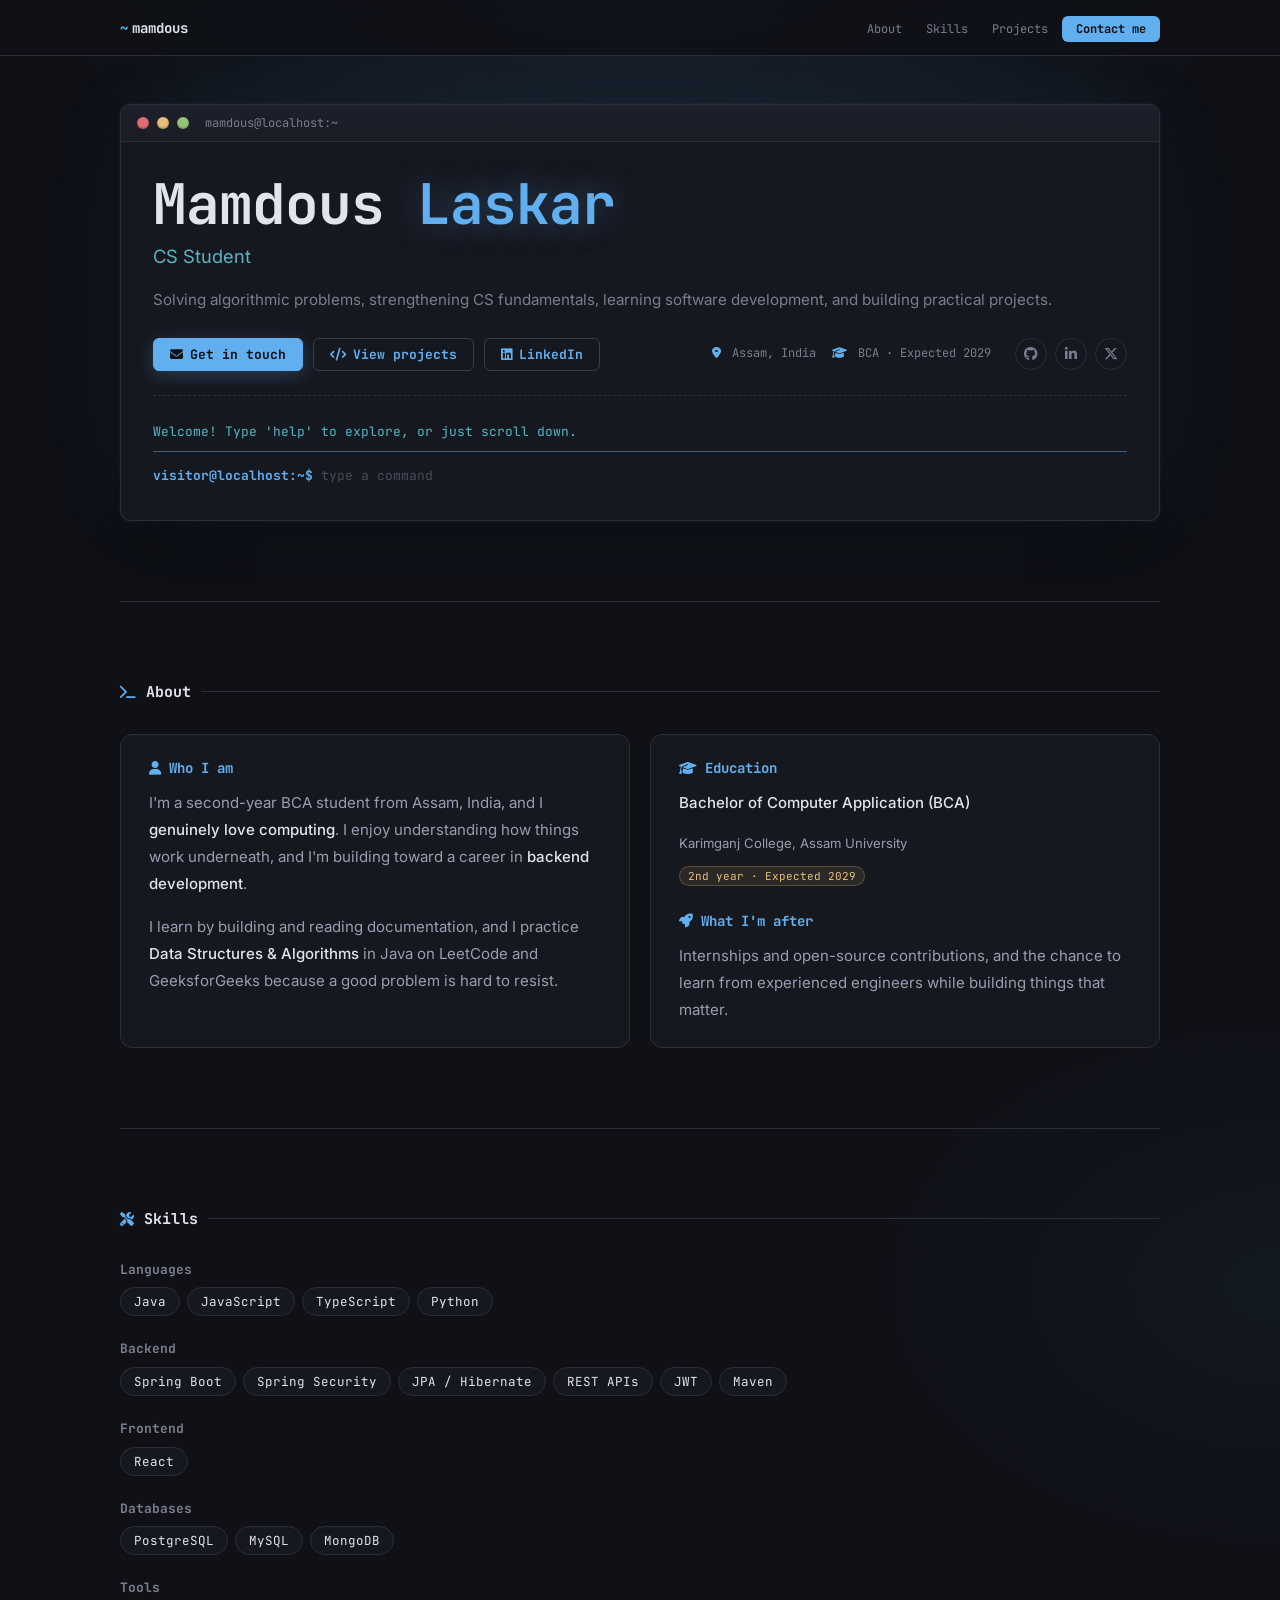
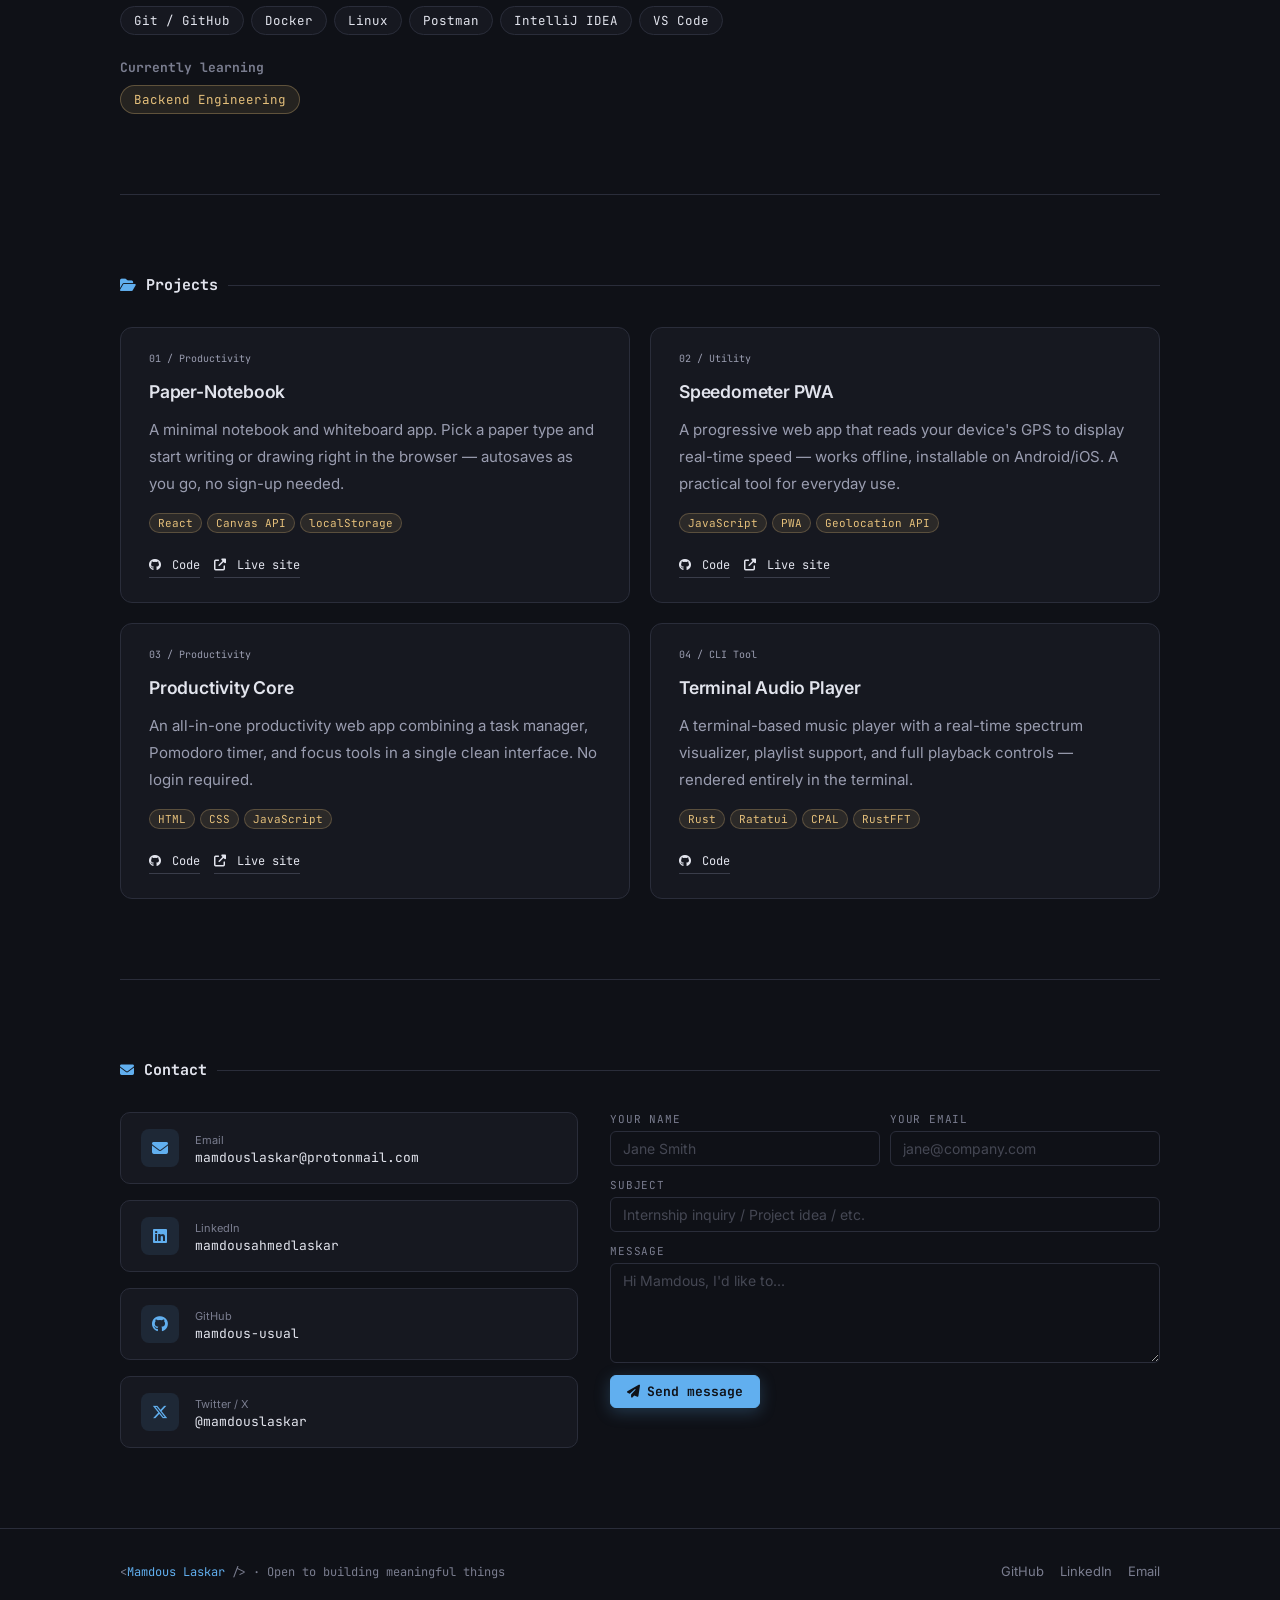
<file: index.html>
<!DOCTYPE html>
<html lang="en">
<head>
<meta charset="UTF-8">
<meta name="viewport" content="width=device-width, initial-scale=1.0">
<title>Mamdous Laskar</title>
<meta name="description" content="Interested in computers, software, and understanding how things work.">
<meta name="author" content="Mamdous Laskar">
<meta name="theme-color" content="#0f1117">
<meta property="og:title" content="Mamdous Laskar">
<meta property="og:description" content="A curious mind with a thing for computers.">
<meta property="og:type" content="website">
<meta property="og:url" content="https://mamdous.dev/">
<meta name="twitter:card" content="summary">
<link rel="canonical" href="https://mamdous.dev/">
<link rel="icon" type="image/svg+xml" href="favicon.svg">

<link rel="preconnect" href="https://fonts.googleapis.com">
<link rel="preconnect" href="https://fonts.gstatic.com" crossorigin>
<link rel="stylesheet" href="https://fonts.googleapis.com/css2?family=JetBrains+Mono:wght@400;500;700&family=Inter:wght@400;500;600&display=swap">
<link rel="stylesheet" href="https://cdnjs.cloudflare.com/ajax/libs/font-awesome/6.5.1/css/all.min.css">
<link rel="stylesheet" href="css/style.css">
<noscript><style>.fade-in { opacity: 1; transform: none; }</style></noscript>

<script type="application/ld+json">
{
  "@context": "https://schema.org",
  "@type": "Person",
  "name": "Mamdous Laskar",
  "jobTitle": "Computer Science Student",
  "url": "https://mamdous.dev",
  "sameAs": [
    "https://github.com/mamdous-usual",
    "https://linkedin.com/in/mamdousahmedlaskar",
    "https://x.com/mamdouslaskar"
  ],
  "contactPoint": { "@type": "ContactPoint", "email": "mamdouslaskar@protonmail.com" }
}
</script>
</head>
<body>

<nav aria-label="Main navigation">
  <a href="#" class="nav-logo"><span>~</span>mamdous</a>
  <ul class="nav-links">
    <li><a href="#about">About</a></li>
    <li><a href="#skills">Skills</a></li>
    <li><a href="#projects">Projects</a></li>
    <li><a href="#contact" class="nav-cta">Contact me</a></li>
  </ul>
  <button class="nav-toggle" id="nav-toggle" aria-label="Toggle menu" aria-expanded="false" aria-controls="mobile-nav">
    <i class="fas fa-bars" aria-hidden="true"></i>
  </button>
</nav>

<div class="mobile-nav" id="mobile-nav">
  <a href="#about">About</a>
  <a href="#skills">Skills</a>
  <a href="#projects">Projects</a>
  <a href="#contact" class="nav-cta">Contact me</a>
</div>

<main>

<!-- Hero: the terminal -->
<section id="hero" aria-label="Introduction">
  <div class="terminal" role="region" aria-label="Interactive terminal">
    <div class="terminal-bar" aria-hidden="true">
      <span class="dot dot-red"></span>
      <span class="dot dot-amber"></span>
      <span class="dot dot-green"></span>
      <span class="terminal-title">mamdous@localhost:~</span>
    </div>

    <div class="terminal-body" id="term-body">
      <div class="intro">
        <h1 class="name"><span>Mamdous</span> <span class="name-accent">Laskar</span></h1>
        <p class="title">CS Student</p>
        <p class="desc">Solving algorithmic problems, strengthening CS fundamentals, learning software development, and building practical projects.</p>

        <div class="actions">
          <a href="#contact" class="btn btn-primary"><i class="fas fa-envelope" aria-hidden="true"></i> Get in touch</a>
          <a href="#projects" class="btn"><i class="fas fa-code" aria-hidden="true"></i> View projects</a>
          <a href="https://linkedin.com/in/mamdousahmedlaskar" target="_blank" rel="noopener" class="btn"><i class="fab fa-linkedin" aria-hidden="true"></i> LinkedIn</a>
        </div>

        <div class="intro-side">
          <ul class="meta">
            <li><i class="fas fa-map-marker-alt" aria-hidden="true"></i> Assam, India</li>
            <li><i class="fas fa-graduation-cap" aria-hidden="true"></i> BCA · Expected 2029</li>
          </ul>
          <div class="social">
            <a href="https://github.com/mamdous-usual" target="_blank" rel="noopener" aria-label="GitHub"><i class="fab fa-github" aria-hidden="true"></i></a>
            <a href="https://linkedin.com/in/mamdousahmedlaskar" target="_blank" rel="noopener" aria-label="LinkedIn"><i class="fab fa-linkedin-in" aria-hidden="true"></i></a>
            <a href="https://x.com/mamdouslaskar" target="_blank" rel="noopener" aria-label="X"><i class="fab fa-x-twitter" aria-hidden="true"></i></a>
          </div>
        </div>
      </div>

      <div id="term-output" aria-live="polite"></div>

      <label class="prompt-row">
        <span class="prompt" aria-hidden="true">visitor@localhost:~$</span>
        <span class="input-wrap">
          <span class="suggest" id="suggest" role="listbox"></span>
          <input type="text" id="term-input" aria-label="Terminal command" placeholder="type a command" autocomplete="off" autocorrect="off" autocapitalize="off" spellcheck="false">
        </span>
      </label>
    </div>
  </div>
</section>

<!-- About -->
<section id="about" class="fade-in" aria-labelledby="about-heading">
  <h2 class="section-label" id="about-heading"><i class="fas fa-terminal" aria-hidden="true"></i> About</h2>
  <div class="grid grid-2">
    <div class="card">
      <h3 class="card-title"><i class="fas fa-user" aria-hidden="true"></i> Who I am</h3>
      <p>I'm a second-year BCA student from Assam, India, and I <strong>genuinely love computing</strong>. I enjoy understanding how things work underneath, and I'm building toward a career in <strong>backend development</strong>.</p>
      <p>I learn by building and reading documentation, and I practice <strong>Data Structures &amp; Algorithms</strong> in Java on LeetCode and GeeksforGeeks because a good problem is hard to resist.</p>
    </div>
    <div class="card">
      <h3 class="card-title"><i class="fas fa-graduation-cap" aria-hidden="true"></i> Education</h3>
      <p class="edu-degree">Bachelor of Computer Application (BCA)</p>
      <p class="edu-school">Karimganj College, Assam University</p>
      <span class="tag tag-amber">2nd year · Expected 2029</span>

      <h3 class="card-title card-title-spaced"><i class="fas fa-rocket" aria-hidden="true"></i> What I'm after</h3>
      <p>Internships and open-source contributions, and the chance to learn from experienced engineers while building things that matter.</p>
    </div>
  </div>
</section>

<!-- Skills -->
<section id="skills" class="fade-in" aria-labelledby="skills-heading">
  <h2 class="section-label" id="skills-heading"><i class="fas fa-tools" aria-hidden="true"></i> Skills</h2>
  <div class="skills">
    <div>
      <h3 class="skill-group">Languages</h3>
      <div class="pills">
        <span class="pill">Java</span>
        <span class="pill">JavaScript</span>
        <span class="pill">TypeScript</span>
        <span class="pill">Python</span>
      </div>
    </div>
    <div>
      <h3 class="skill-group">Backend</h3>
      <div class="pills">
        <span class="pill">Spring Boot</span>
        <span class="pill">Spring Security</span>
        <span class="pill">JPA / Hibernate</span>
        <span class="pill">REST APIs</span>
        <span class="pill">JWT</span>
        <span class="pill">Maven</span>
      </div>
    </div>
    <div>
      <h3 class="skill-group">Frontend</h3>
      <div class="pills">
        <span class="pill">React</span>
      </div>
    </div>
    <div>
      <h3 class="skill-group">Databases</h3>
      <div class="pills">
        <span class="pill">PostgreSQL</span>
        <span class="pill">MySQL</span>
        <span class="pill">MongoDB</span>
      </div>
    </div>
    <div>
      <h3 class="skill-group">Tools</h3>
      <div class="pills">
        <span class="pill">Git / GitHub</span>
        <span class="pill">Docker</span>
        <span class="pill">Linux</span>
        <span class="pill">Postman</span>
        <span class="pill">IntelliJ IDEA</span>
        <span class="pill">VS Code</span>
      </div>
    </div>
    <div>
      <h3 class="skill-group">Currently learning</h3>
      <div class="pills">
        <span class="pill pill-amber">Backend Engineering</span>
      </div>
    </div>
  </div>
</section>
<!-- Projects -->
<section id="projects" class="fade-in" aria-labelledby="projects-heading">
  <h2 class="section-label" id="projects-heading"><i class="fas fa-folder-open" aria-hidden="true"></i> Projects</h2>
  <div class="grid grid-projects">

    <article class="card project">
      <p class="project-kind">01 / Productivity</p>
      <h3 class="project-name">Paper-Notebook</h3>
      <p class="project-desc">A minimal notebook and whiteboard app. Pick a paper type and start writing or drawing right in the browser — autosaves as you go, no sign-up needed.</p>
      <div class="tags"><span class="tag tag-amber">React</span><span class="tag tag-amber">Canvas API</span><span class="tag tag-amber">localStorage</span></div>
      <div class="project-links">
        <a href="https://github.com/mamdous-usual/paper-notebook" target="_blank" rel="noopener"><i class="fab fa-github" aria-hidden="true"></i> Code</a>
        <a href="https://papernotebook.vercel.app" target="_blank" rel="noopener"><i class="fas fa-external-link-alt" aria-hidden="true"></i> Live site</a>
      </div>
    </article>

    <article class="card project">
      <p class="project-kind">02 / Utility</p>
      <h3 class="project-name">Speedometer PWA</h3>
      <p class="project-desc">A progressive web app that reads your device's GPS to display real-time speed — works offline, installable on Android/iOS. A practical tool for everyday use.</p>
      <div class="tags"><span class="tag tag-amber">JavaScript</span><span class="tag tag-amber">PWA</span><span class="tag tag-amber">Geolocation API</span></div>
      <div class="project-links">
        <a href="https://github.com/mamdous-usual/speedometer" target="_blank" rel="noopener"><i class="fab fa-github" aria-hidden="true"></i> Code</a>
        <a href="https://speedometerweb.vercel.app" target="_blank" rel="noopener"><i class="fas fa-external-link-alt" aria-hidden="true"></i> Live site</a>
      </div>
    </article>

    <article class="card project">
      <p class="project-kind">03 / Productivity</p>
      <h3 class="project-name">Productivity Core</h3>
      <p class="project-desc">An all-in-one productivity web app combining a task manager, Pomodoro timer, and focus tools in a single clean interface. No login required.</p>
      <div class="tags"><span class="tag tag-amber">HTML</span><span class="tag tag-amber">CSS</span><span class="tag tag-amber">JavaScript</span></div>
      <div class="project-links">
        <a href="https://github.com/mamdous-usual/productivity-core" target="_blank" rel="noopener"><i class="fab fa-github" aria-hidden="true"></i> Code</a>
        <a href="https://productivitycore.vercel.app" target="_blank" rel="noopener"><i class="fas fa-external-link-alt" aria-hidden="true"></i> Live site</a>
      </div>
    </article>

    <article class="card project">
      <p class="project-kind">04 / CLI Tool</p>
      <h3 class="project-name">Terminal Audio Player</h3>
      <p class="project-desc">A terminal-based music player with a real-time spectrum visualizer, playlist support, and full playback controls — rendered entirely in the terminal.</p>
      <div class="tags"><span class="tag tag-amber">Rust</span><span class="tag tag-amber">Ratatui</span><span class="tag tag-amber">CPAL</span><span class="tag tag-amber">RustFFT</span></div>
      <div class="project-links">
        <a href="https://github.com/mamdous-usual/terminal-audio-player" target="_blank" rel="noopener"><i class="fab fa-github" aria-hidden="true"></i> Code</a>
      </div>
    </article>

  </div>
</section>

<!-- Contact -->
<section id="contact" class="fade-in" aria-labelledby="contact-heading">
  <h2 class="section-label" id="contact-heading"><i class="fas fa-envelope" aria-hidden="true"></i> Contact</h2>
  <div class="grid grid-2 contact">
    <div class="contact-list">
      <a href="mailto:mamdouslaskar@protonmail.com" class="contact-item">
        <span class="contact-icon"><i class="fas fa-envelope" aria-hidden="true"></i></span>
        <span><span class="contact-label">Email</span><span class="contact-value">mamdouslaskar@protonmail.com</span></span>
      </a>
      <a href="https://linkedin.com/in/mamdousahmedlaskar" target="_blank" rel="noopener" class="contact-item">
        <span class="contact-icon"><i class="fab fa-linkedin" aria-hidden="true"></i></span>
        <span><span class="contact-label">LinkedIn</span><span class="contact-value">mamdousahmedlaskar</span></span>
      </a>
      <a href="https://github.com/mamdous-usual" target="_blank" rel="noopener" class="contact-item">
        <span class="contact-icon"><i class="fab fa-github" aria-hidden="true"></i></span>
        <span><span class="contact-label">GitHub</span><span class="contact-value">mamdous-usual</span></span>
      </a>
      <a href="https://x.com/mamdouslaskar" target="_blank" rel="noopener" class="contact-item">
        <span class="contact-icon"><i class="fab fa-x-twitter" aria-hidden="true"></i></span>
        <span><span class="contact-label">Twitter / X</span><span class="contact-value">@mamdouslaskar</span></span>
      </a>
    </div>

    <form class="form" id="contact-form" aria-label="Send a message">
      <div class="form-row">
        <div class="field">
          <label for="cf-name">Your name</label>
          <input type="text" id="cf-name" placeholder="Jane Smith" autocomplete="name" required>
        </div>
        <div class="field">
          <label for="cf-email">Your email</label>
          <input type="email" id="cf-email" placeholder="jane@company.com" autocomplete="email" required>
        </div>
      </div>
      <div class="field">
        <label for="cf-subject">Subject</label>
        <input type="text" id="cf-subject" placeholder="Internship inquiry / Project idea / etc." required>
      </div>
      <div class="field">
        <label for="cf-msg">Message</label>
        <textarea id="cf-msg" placeholder="Hi Mamdous, I'd like to..." required></textarea>
      </div>
      <button type="submit" class="btn btn-primary"><i class="fas fa-paper-plane" aria-hidden="true"></i> Send message</button>
      <p class="form-status" id="form-status" role="status" aria-live="polite" hidden></p>
    </form>
  </div>
</section>

</main>

<footer>
  <p class="footer-mono">&lt;<span>Mamdous Laskar</span> /&gt; · Open to building meaningful things</p>
  <div class="footer-links">
    <a href="https://github.com/mamdous-usual" target="_blank" rel="noopener">GitHub</a>
    <a href="https://linkedin.com/in/mamdousahmedlaskar" target="_blank" rel="noopener">LinkedIn</a>
    <a href="mailto:mamdouslaskar@protonmail.com">Email</a>
  </div>
</footer>

<script src="js/terminal.js"></script>
<script src="js/main.js"></script>
</body>
</html>
</file>
<file: css/style.css>
/* ---------- tokens (GitHub dark) ---------- */
:root {
  --bg:        #0f1117;
  --inset:     #1a1d25;
  --surface:   #161820;
  --raised:    #1d1f2b;
  --border:    #2a2d3a;
  --border-hi: #3a3d4a;
  --text:      #e2e4ed;
  --muted:     #7a7d8f;

  --blue:      #61afef;
  --amber:     #e5c07b;
  --red:       #e06c75;
  --cyan:      #56b6c2;

  --blue-tint:  rgba(97, 175, 239, 0.1);
  --amber-tint: rgba(229, 192, 123, 0.1);

  --mono: 'JetBrains Mono', ui-monospace, SFMono-Regular, Menlo, monospace;
  --sans: 'Inter', -apple-system, 'Segoe UI', sans-serif;
  --radius: 6px;
  --width: 1040px;
  --gutter: clamp(1rem, 4vw, 2rem);
  --section-y: clamp(3rem, 7vw, 5rem);
  --nav-h: 56px;
}

/* ---------- base ---------- */
*, *::before, *::after { margin: 0; padding: 0; box-sizing: border-box; }
[hidden] { display: none !important; }

html { scroll-behavior: smooth; scroll-padding-top: calc(var(--nav-h) + 16px); }

body {
  background: var(--bg);
  color: var(--text);
  font-family: var(--sans);
  line-height: 1.65;
  overflow-x: hidden;
  background-image:
    radial-gradient(900px 480px at 50% -80px, rgba(97,175,239,.13), transparent 70%),
    radial-gradient(600px 400px at 100% 40%, rgba(86,182,194,.05), transparent 70%);
  background-repeat: no-repeat;
}

a { color: var(--blue); text-decoration: none; }
a:hover { text-decoration: underline; }
ul { list-style: none; }

:focus-visible { outline: 2px solid var(--blue); outline-offset: 2px; }

::-webkit-scrollbar { width: 8px; height: 8px; }
::-webkit-scrollbar-thumb { background: var(--border); border-radius: 4px; }
::-webkit-scrollbar-thumb:hover { background: var(--border-hi); }

main { max-width: calc(var(--width) + var(--gutter) * 2); margin: 0 auto; padding: 0 var(--gutter); }
section { padding: var(--section-y) 0; border-bottom: 1px solid var(--border); }
section:last-of-type { border-bottom: 0; }

.section-label {
  display: flex; align-items: center; gap: 10px;
  margin-bottom: 2rem;
  font: 700 15px var(--mono);
  color: var(--text);
}
.section-label i { color: var(--blue); font-size: 14px; }
.section-label::after { content: ''; flex: 1; height: 1px; background: var(--border); }

/* ---------- nav ---------- */
nav {
  position: sticky; top: 0; z-index: 100;
  height: var(--nav-h);
  padding: 0 max(var(--gutter), calc((100% - var(--width)) / 2));
  display: flex; align-items: center; justify-content: space-between;
  background: rgba(15, 17, 23, 0.9);
  backdrop-filter: blur(12px);
  border-bottom: 1px solid var(--border);
}
.nav-logo { font: 700 14px var(--mono); color: var(--text); }
.nav-logo span { color: var(--blue); margin-right: 4px; }
.nav-logo:hover { text-decoration: none; }

.nav-links { display: flex; align-items: center; gap: 4px; }
.nav-links a, .mobile-nav a {
  font: 12px var(--mono);
  color: var(--muted);
  padding: 5px 10px;
  border-radius: var(--radius);
}
.nav-links a:hover, .mobile-nav a:hover { color: var(--text); background: var(--raised); text-decoration: none; }
.nav-links a[aria-current], .mobile-nav a[aria-current] { color: var(--text); }
.nav-links a[aria-current]:not(.nav-cta) { box-shadow: inset 0 -2px 0 var(--blue); border-radius: 0; }

.nav-links .nav-cta, .mobile-nav .nav-cta {
  color: var(--bg); background: var(--blue); font-weight: 700;
  padding: 5px 14px;
}
.nav-links .nav-cta:hover, .mobile-nav .nav-cta:hover { background: var(--blue); opacity: .88; }

.nav-toggle {
  display: none;
  width: 36px; height: 36px;
  align-items: center; justify-content: center;
  background: var(--raised); color: var(--text);
  border: 1px solid var(--border); border-radius: var(--radius);
  cursor: pointer;
}
.nav-toggle:hover { border-color: var(--border-hi); }

.mobile-nav {
  display: none;
  position: fixed; top: var(--nav-h); left: 0; right: 0; z-index: 99;
  padding: 1rem; gap: 4px; flex-direction: column;
  background: var(--bg);
  border-bottom: 1px solid var(--border);
}
.mobile-nav.open { display: flex; }
.mobile-nav a { font-size: 14px; padding: 10px 14px; }
.mobile-nav .nav-cta { text-align: center; margin-top: 4px; }

/* ---------- buttons, tags, cards ---------- */
.btn {
  display: inline-flex; align-items: center; gap: 7px;
  padding: 7px 16px;
  font: 700 13px var(--mono);
  color: var(--blue); background: transparent;
  border: 1px solid var(--border-hi); border-radius: var(--radius);
  cursor: pointer; white-space: nowrap;
  transition: background .15s, border-color .15s, transform .15s, box-shadow .15s;
}
.btn:active { transform: translateY(1px); }
.btn:hover { background: var(--blue-tint); border-color: var(--blue); text-decoration: none; }
.btn-primary { color: var(--bg); background: var(--blue); border-color: var(--blue); }
.btn-primary { box-shadow: 0 4px 16px rgba(97,175,239,.25); }
.btn-primary:hover { background: var(--blue); opacity: 1; box-shadow: 0 6px 22px rgba(97,175,239,.4); }

.tag, .pill {
  display: inline-block;
  font: 11px var(--mono);
  border-radius: 20px;
}
.tag { padding: 2px 8px; }
.tag-amber { color: var(--amber); background: var(--amber-tint); border: 1px solid rgba(229, 192, 123, 0.25); }
.pill { font-size: 12.5px; padding: 5px 13px; background: var(--surface); border: 1px solid var(--border); transition: border-color .15s, color .15s, background .15s; }
.pill:hover { background: var(--blue-tint); }
.pill:hover { border-color: var(--blue); color: var(--blue); }
.pill-amber { color: var(--amber); border-color: rgba(229, 192, 123, 0.3); background: var(--amber-tint); }
.pill-amber:hover { border-color: var(--amber); color: var(--amber); }

.grid { display: grid; gap: 1.25rem; }
.grid-2 { grid-template-columns: 1fr 1fr; }
.grid-projects { grid-template-columns: repeat(2, minmax(0, 1fr)); }

.card {
  background: var(--surface);
  border: 1px solid var(--border);
  border-radius: 12px;
  padding: 1.5rem 1.75rem;
  transition: border-color .2s, background .2s;
}
.card:hover { border-color: var(--border-hi); }
.card p { font-size: .94rem; color: #9a9db0; line-height: 1.8; }
.card p + p { margin-top: 1rem; }
.card strong { color: var(--text); font-weight: 500; }
.card-title {
  display: flex; align-items: center; gap: 8px;
  margin-bottom: .75rem;
  font: 700 14px var(--mono);
  color: var(--blue);
}
.card-title-spaced { margin-top: 1.5rem; }

/* ---------- hero / terminal ---------- */
#hero { padding: clamp(1.5rem, 4vw, 3rem) 0 var(--section-y); }

.terminal {
  background: var(--surface);
  border: 1px solid var(--border);
  border-radius: 10px;
  overflow: hidden;
  box-shadow: 0 24px 64px rgba(0, 0, 0, .45), 0 0 0 1px rgba(97,175,239,.04), 0 0 80px -20px rgba(97,175,239,.18);
}
.terminal-bar {
  display: flex; align-items: center; gap: 8px;
  padding: 10px 16px;
  background: linear-gradient(var(--raised), var(--inset));
  border-bottom: 1px solid var(--border);
}
.dot { width: 12px; height: 12px; border-radius: 50%; box-shadow: inset 0 -1px 2px rgba(0,0,0,.3); }
.dot-red { background: var(--red); }
.dot-amber { background: var(--amber); }
.dot-green { background: #98c379; }
.terminal-title { margin-left: 8px; font: 12px var(--mono); color: var(--muted); }

.terminal-body {
  min-height: 240px;
  max-height: clamp(440px, 75vh, 720px);
  padding: clamp(1rem, 3vw, 2rem);
  overflow-y: auto;
  font: 13px/1.8 var(--mono);
}

/* intro (sits at the top of the terminal) */
.intro {
  display: grid;
  grid-template-columns: minmax(0, 1fr) auto;
  grid-template-areas:
    "name    name"
    "title   title"
    "desc    desc"
    "actions side";
  align-items: center;
  column-gap: 2rem;
  margin-bottom: 1.5rem;
  padding-bottom: 1.5rem;
  border-bottom: 1px dashed var(--border);
}
.intro .name    { grid-area: name; }
.intro .title   { grid-area: title; }
.intro .desc    { grid-area: desc; max-width: none; margin-bottom: 1.5rem; }
.intro .actions { grid-area: actions; }
.intro-side {
  grid-area: side;
  display: flex; flex-wrap: wrap; align-items: center; justify-content: flex-end;
  gap: .75rem 1.5rem;
}
.intro-side .meta { margin-top: 0; }
.intro-side .social { margin-top: 0; }

.name {
  font: 700 clamp(1.75rem, 6vw, 3.5rem)/1.1 var(--mono);
  overflow-wrap: anywhere;
  letter-spacing: -1px;
}
.name-accent { color: var(--blue); text-shadow: 0 0 32px rgba(97,175,239,.35); }
.title { margin: .6rem 0 1.25rem; font: 1.15rem var(--sans); color: var(--cyan); }
.desc { max-width: none; margin-bottom: 2rem; font: .95rem/1.75 var(--sans); color: var(--muted); }

.actions { display: flex; flex-wrap: wrap; gap: 10px; }
.meta { display: flex; flex-wrap: wrap; gap: 6px 16px; margin-top: 1.5rem; font-size: 12px; color: var(--muted); }
.meta i { margin-right: 4px; color: var(--blue); }
.social { display: flex; gap: 8px; margin-top: 1.25rem; }
.social a {
  width: 32px; height: 32px;
  display: flex; align-items: center; justify-content: center;
  font-size: 14px; color: var(--muted);
  border: 1px solid var(--border); border-radius: 50%;
}
.social a:hover { color: var(--text); border-color: var(--border-hi); background: var(--raised); text-decoration: none; }

/* terminal output */
#term-output .row { display: grid; grid-template-columns: var(--kw, 12ch) minmax(0, 1fr); }
#term-output .row .k { white-space: pre; }
#term-output pre { font: inherit; white-space: pre-wrap; word-break: break-word; color: var(--muted); }
#term-output .echo { color: var(--text); margin-top: .5rem; }
.prompt, #term-output .echo .ps { color: var(--blue); font-weight: 700; white-space: nowrap; }
.ok   { color: var(--blue); }
.info { color: var(--cyan); }
.warn { color: var(--amber); }
.err  { color: var(--red); }

.prompt-row {
  display: flex; align-items: center; gap: 8px;
  margin-top: .5rem; padding-top: 12px;
  border-top: 1px solid var(--border);
}
.prompt-row:focus-within { border-top-color: rgba(97,175,239,.5); }
.input-wrap { position: relative; flex: 1; display: flex; }
#term-input {
  flex: 1; min-width: 0;
  background: none; border: 0; outline: 0;
  font: inherit; color: var(--text); caret-color: var(--blue);
}
#term-input::placeholder { color: var(--muted); opacity: .5; }

.suggest {
  display: none;
  position: absolute; bottom: 100%; left: 0; right: 0; z-index: 10;
  margin-bottom: 8px;
  background: var(--raised); border: 1px solid var(--border); border-radius: var(--radius);
  overflow: hidden;
}
.suggest.open { display: block; }
.suggest div { padding: 6px 12px; font-size: 12px; color: var(--muted); cursor: pointer; }
.suggest div:hover, .suggest div.active { background: var(--border); color: var(--text); }

/* ---------- about ---------- */
.edu-degree { color: var(--text) !important; font-weight: 500; }
.edu-school { font-size: .82rem !important; margin: 2px 0 6px; }

/* ---------- skills ---------- */
.skills { display: flex; flex-direction: column; gap: 1.5rem; }
.skill-group {
  margin-bottom: .6rem;
  font: 700 13px var(--mono);
  color: var(--muted);
}
.pills { display: flex; flex-wrap: wrap; gap: 7px; }

/* ---------- projects ---------- */
.project { position: relative; display: flex; flex-direction: column; padding: 1.5rem 1.75rem; overflow: hidden; }
.project::before { content: ''; position: absolute; left: 0; top: 0; bottom: 0; width: 3px; background: var(--blue); transform: scaleY(0); transform-origin: top; transition: transform .25s ease; }
.project:hover { border-color: var(--border-hi); background: var(--raised); }
.project:hover::before { transform: scaleY(1); }
.project-kind { margin-bottom: .75rem; font: 10px var(--mono) !important; }
.project-name { margin-bottom: .6rem; font-size: 1.1rem; font-weight: 600; letter-spacing: -.2px; }
.project-desc { flex: 1; margin-bottom: 1rem; }
.tags { display: flex; flex-wrap: wrap; gap: 5px; margin-bottom: 1.25rem; }
.project-links { display: flex; gap: 14px; font: 12px var(--mono); }
.project-links a { color: var(--text); padding: 4px 0; border-bottom: 1px solid var(--border-hi); }
.project-links a:hover { border-bottom-color: var(--blue); }
.project-links a:hover { color: var(--blue); text-decoration: none; }
.project-links i { margin-right: 4px; }

/* ---------- contact ---------- */
.contact { grid-template-columns: 5fr 6fr; gap: 2rem; align-items: start; }
.contact-list { display: flex; flex-direction: column; gap: 1rem; }
.contact-item {
  display: flex; align-items: center; gap: 1rem;
  padding: 1rem 1.25rem;
  background: var(--surface);
  border: 1px solid var(--border); border-radius: 10px;
  color: inherit;
  transition: border-color .15s, background .15s;
}
.contact-item:hover { border-color: var(--blue); background: var(--raised); text-decoration: none; }
.contact-icon {
  flex-shrink: 0;
  width: 38px; height: 38px;
  display: flex; align-items: center; justify-content: center;
  font-size: 16px; color: var(--blue);
  background: var(--blue-tint); border-radius: 8px;
}
.contact-label { display: block; font-size: 11px; color: var(--muted); }
.contact-value { display: block; font: 13px var(--mono); overflow-wrap: anywhere; }

.form { display: flex; flex-direction: column; gap: 12px; }
.form .btn { align-self: flex-start; }
.form-row { display: grid; grid-template-columns: 1fr 1fr; gap: 10px; }
.field { display: flex; flex-direction: column; gap: 5px; }
.field label { font: 11px var(--mono); letter-spacing: .8px; text-transform: uppercase; color: var(--muted); }
.field input, .field textarea {
  padding: 8px 12px;
  font: 14px var(--sans); color: var(--text);
  background: var(--bg);
  border: 1px solid var(--border); border-radius: var(--radius);
  resize: vertical;
}
.field input:focus, .field textarea:focus { outline: none; border-color: var(--blue); box-shadow: 0 0 0 3px var(--blue-tint); }
.field ::placeholder { color: var(--muted); opacity: .5; }
.field textarea { min-height: 100px; }
.form-status { font: 12px var(--mono); color: var(--blue); }

/* ---------- footer ---------- */
footer {
  display: flex; flex-wrap: wrap; align-items: center; justify-content: space-between; gap: 1rem;
  padding: 2rem max(var(--gutter), calc((100% - var(--width)) / 2));
  border-top: 1px solid var(--border);
}
.footer-mono { font: 12px var(--mono); color: var(--muted); }
.footer-mono span { color: var(--blue); }
.footer-links { display: flex; gap: 16px; font-size: 13px; }
.footer-links a { color: var(--muted); }
.footer-links a:hover { color: var(--blue); }

/* ---------- scroll fade-in ---------- */
.fade-in { opacity: 0; transform: translateY(10px); transition: opacity .6s ease, transform .6s ease; }
.fade-in.visible { opacity: 1; transform: none; }

/* ---------- responsive ---------- */
@media (min-width: 1600px) {
  :root { --width: 1200px; }
  .terminal-body { font-size: 14px; }
}

@media (max-width: 960px) {
  .contact { grid-template-columns: 1fr; }
}

@media (max-width: 820px) {
  .intro {
    grid-template-columns: minmax(0, 1fr);
    grid-template-areas: "name" "title" "desc" "actions" "side";
  }
  .intro-side { justify-content: flex-start; margin-top: 1.25rem; }
}

@media (max-width: 700px) {
  .grid-projects { grid-template-columns: minmax(0, 1fr); }
}

@media (max-width: 768px) {
  .grid-2, .form-row { grid-template-columns: 1fr; }
  .grid-2 { gap: 1rem; }
  .terminal-body { max-height: none; min-height: 0; }
  .card { padding: 1.15rem 1.25rem; }
}

@media (max-width: 600px) {
  .nav-links { display: none; }
  .nav-toggle { display: flex; }
  .actions { gap: 8px; }
  .actions .btn { flex: 1 1 auto; justify-content: center; }
  .actions .btn-primary { flex-basis: 100%; }
  .desc { font-size: .9rem; margin-bottom: 1.25rem; }
  .title { margin-bottom: .75rem; }
  .intro { margin-bottom: 1rem; padding-bottom: 1rem; }
  .intro-side { margin-top: 1rem; flex-direction: column; align-items: flex-start; gap: .75rem; }
  .terminal-body { padding: 1rem .9rem; }
  .section-label { margin-bottom: 1.25rem; }
  .prompt { font-size: 11px; }
  .prompt-row { gap: 6px; }
  #term-input { font-size: 16px; }
  .terminal-bar { padding: 9px 12px; }
  .terminal-body { font-size: 12px; line-height: 1.7; }
  .contact-item { padding: .85rem 1rem; }
  footer { flex-direction: column; align-items: flex-start; }
}

@media (max-width: 380px) {
  .btn { padding: 7px 12px; font-size: 12px; }
  .terminal-title { overflow: hidden; text-overflow: ellipsis; white-space: nowrap; }
}

@media (max-height: 500px) and (orientation: landscape) {
  .terminal-body { max-height: 85vh; }
}

@media (prefers-reduced-motion: reduce) {
  html { scroll-behavior: auto; }
  *, *::before, *::after { animation: none !important; transition: none !important; }
  .fade-in { opacity: 1; transform: none; }
}
</file>
